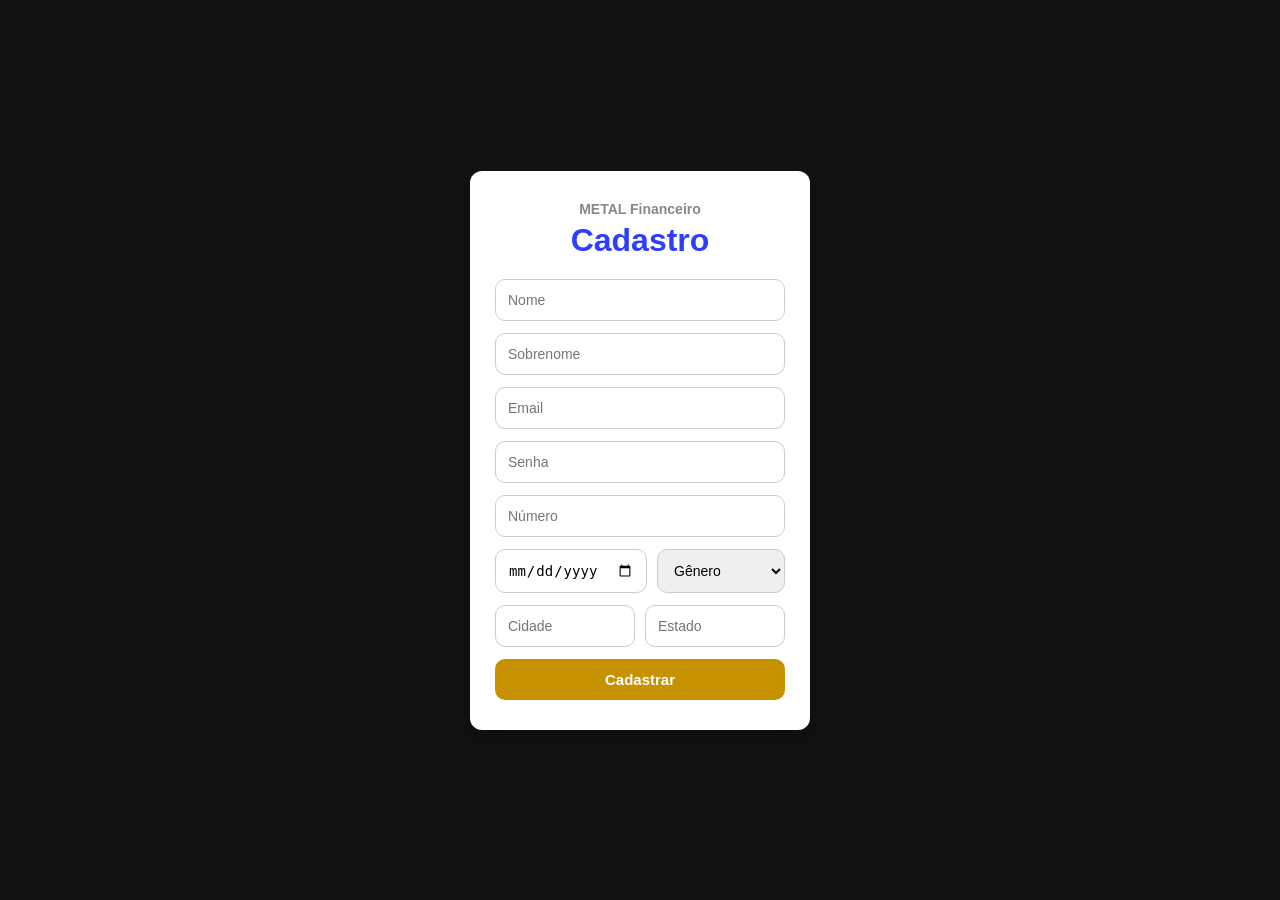
<file: metalfinaceiro/cadastro/cadastro.html>
<!DOCTYPE html>
<html lang="pt-br">
<head>
    <meta charset="UTF-8">
    <link rel="stylesheet" href="cadastroStyle.css">
    <title>Cadastro - Metal Financeiro</title>
</head>
<body>

<div class="container">
    <h2>METAL Financeiro</h2>
    <h1>Cadastro</h1>

    <form action="cadastro.php" method="POST">
        <input type="text" name="nome" placeholder="Nome" required>
        <input type="text" name="sobrenome" placeholder="Sobrenome" required>
        <input type="email" name="email" placeholder="Email" required>
        <input type="password" name="senha" placeholder="Senha" required>
        <input type="text" name="numero" placeholder="Número" required>

        <div class="row">
            <input type="date" name="data" required>
            <select name="genero" required>
                <option value="">Gênero</option>
                <option value="Masculino">Masculino</option>
                <option value="Feminino">Feminino</option>
                <option value="Outro">Outro</option>
            </select>
        </div>

        <div class="row">
            <input type="text" name="cidade" placeholder="Cidade" required>
            <input type="text" name="estado" placeholder="Estado" required>
        </div>

        <button type="submit">Cadastrar</button>
    </form>
</div>

</body>
</html>
</file>
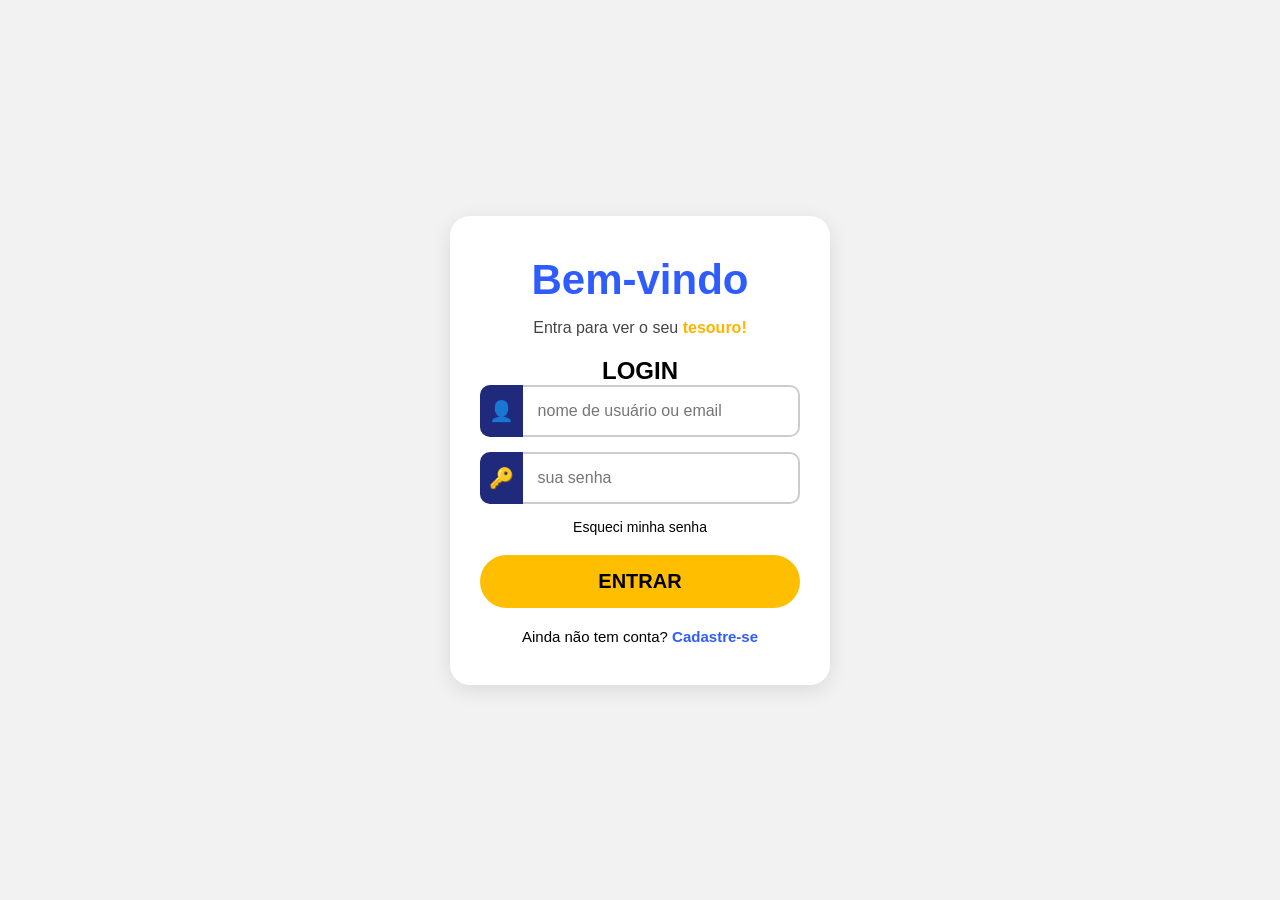
<file: metalfinaceiro/login/login.html>
<!DOCTYPE html>
<html lang="pt-br">
<head>
    <meta charset="UTF-8">
    <meta name="viewport" content="width=device-width, initial-scale=1.0">
     <link rel="stylesheet" href="loginStyle.css">
    <title>Login</title>

    </head>
<body>

    <div class="container">

        <h1>Bem-vindo</h1>

        <p>Entra para ver o seu <span>tesouro!</span></p>

        <h2 class="titulo">LOGIN</h2>


        <form method="POST">

            <div class="input-box">
                <div class="icon">👤</div>

                <input 
                    type="text" 
                    name="usuario" 
                    placeholder="nome de usuário ou email"
                    required
                >
            </div>

            <div class="input-box">
                <div class="icon">🔑</div>

                <input 
                    type="password" 
                    name="senha" 
                    placeholder="sua senha"
                    required
                >
            </div>

            <div class="forgot">
                <a href="#">Esqueci minha senha</a>
            </div>

            <button type="submit">
                ENTRAR
            </button>

        </form>

        <div class="cadastro">
            Ainda não tem conta?
            <a href="../cadastro/cadastro.html">Cadastre-se</a>
        </div>

    </div>

</body>
</html>
</file>
<file: metalfinaceiro/cadastro/cadastroStyle.css>
* {
    margin: 0;
    padding: 0;
    box-sizing: border-box;
}

body {
    font-family: 'Segoe UI', Tahoma, Geneva, Verdana, sans-serif;
    background: #121212;
    display: flex;
    justify-content: center;
    align-items: center;
    height: 100vh;
}

.container {
    background: #ffffff;
    padding: 30px 25px;
    border-radius: 12px;
    width: 340px;
    text-align: center;
    box-shadow: 0 8px 25px rgba(0,0,0,0.25);
}

.container h2 {
    font-size: 14px;
    color: #888;
    margin-bottom: 5px;
}

.container h1 {
    color: #2d3eff;
    margin-bottom: 20px;
}

input, select {
    width: 100%;
    padding: 12px;
    margin-bottom: 12px;
    border-radius: 10px;
    border: 1px solid #ccc;
    outline: none;
    font-size: 14px;
    transition: 0.3s;
}

input:focus, select:focus {
    border-color: #2d3eff;
    box-shadow: 0 0 5px rgba(45, 62, 255, 0.3);
}

.row {
    display: flex;
    gap: 10px;
}

.row input,
.row select {
    width: 100%;
}

button {
    width: 100%;
    padding: 12px;
    background: #c69200;
    color: white;
    border: none;
    border-radius: 10px;
    font-weight: bold;
    font-size: 15px;
    cursor: pointer;
    transition: 0.3s;
}

button:hover {
    background: #a67900;
}
</file>
<file: metalfinaceiro/login/loginStyle.css>
*{
   margin:0;
   padding:0;
   box-sizing:border-box;
   font-family: Arial, Helvetica, sans-serif;
}

body{
    height:100vh;
    display:flex;
    justify-content:center;
    align-items:center;
    background:#f2f2f2;
}

.container{
            width:380px;
            background:#fff;
            padding:40px 30px;
            border-radius:20px;
            box-shadow:0 5px 20px rgba(0,0,0,0.1);
            text-align:center;
        }

.container h1{
               color:#2f5cff;
               margin-bottom:15px;
               font-size:42px;
              }

.container p{
             margin-bottom:20px;
             color:#444;
            }

.container span{
                color:#ffb400;
                font-weight:bold;
                }

.titulo-login{
              color:#ffb400;
              margin-bottom:20px;
              font-size:35px;
             }

.input-box{
            display:flex;
            margin-bottom:15px;
          }

.icon{
       width:50px;
       background:#1f2a7c;
       color:#fff;
       display:flex;
       justify-content:center;
       align-items:center;
       border-radius:10px 0 0 10px;
       font-size:20px;
     }

.input-box input{
                  width:100%;
                  padding:15px;
                  border:2px solid #ccc;
                  border-left:none;
                  border-radius:0 10px 10px 0;
                  outline:none;
                  font-size:16px;
                }

.forgot{
         margin:10px 0 20px;
         font-size:14px;
        }

.forgot a{
           text-decoration:none;
           color:#000;
         }

button{
        width:100%;
        padding:15px;
        border:none;
        border-radius:30px;
        background:#ffbf00;
        color:#000;
        font-size:20px;
        cursor:pointer;
        transition:0.3s;
        font-weight:bold;
      }

button:hover{
              background:#e6aa00;
            }

.cadastro{
           margin-top:20px;
           font-size:15px;
         }

.cadastro a{
            color:#2f5cff;
            text-decoration:none;
            font-weight:bold;
           }

.erro{
       background:#ffdddd;
       color:#b30000;
       padding:10px;
       border-radius:8px;
       margin-bottom:15px;
     }
</file>
